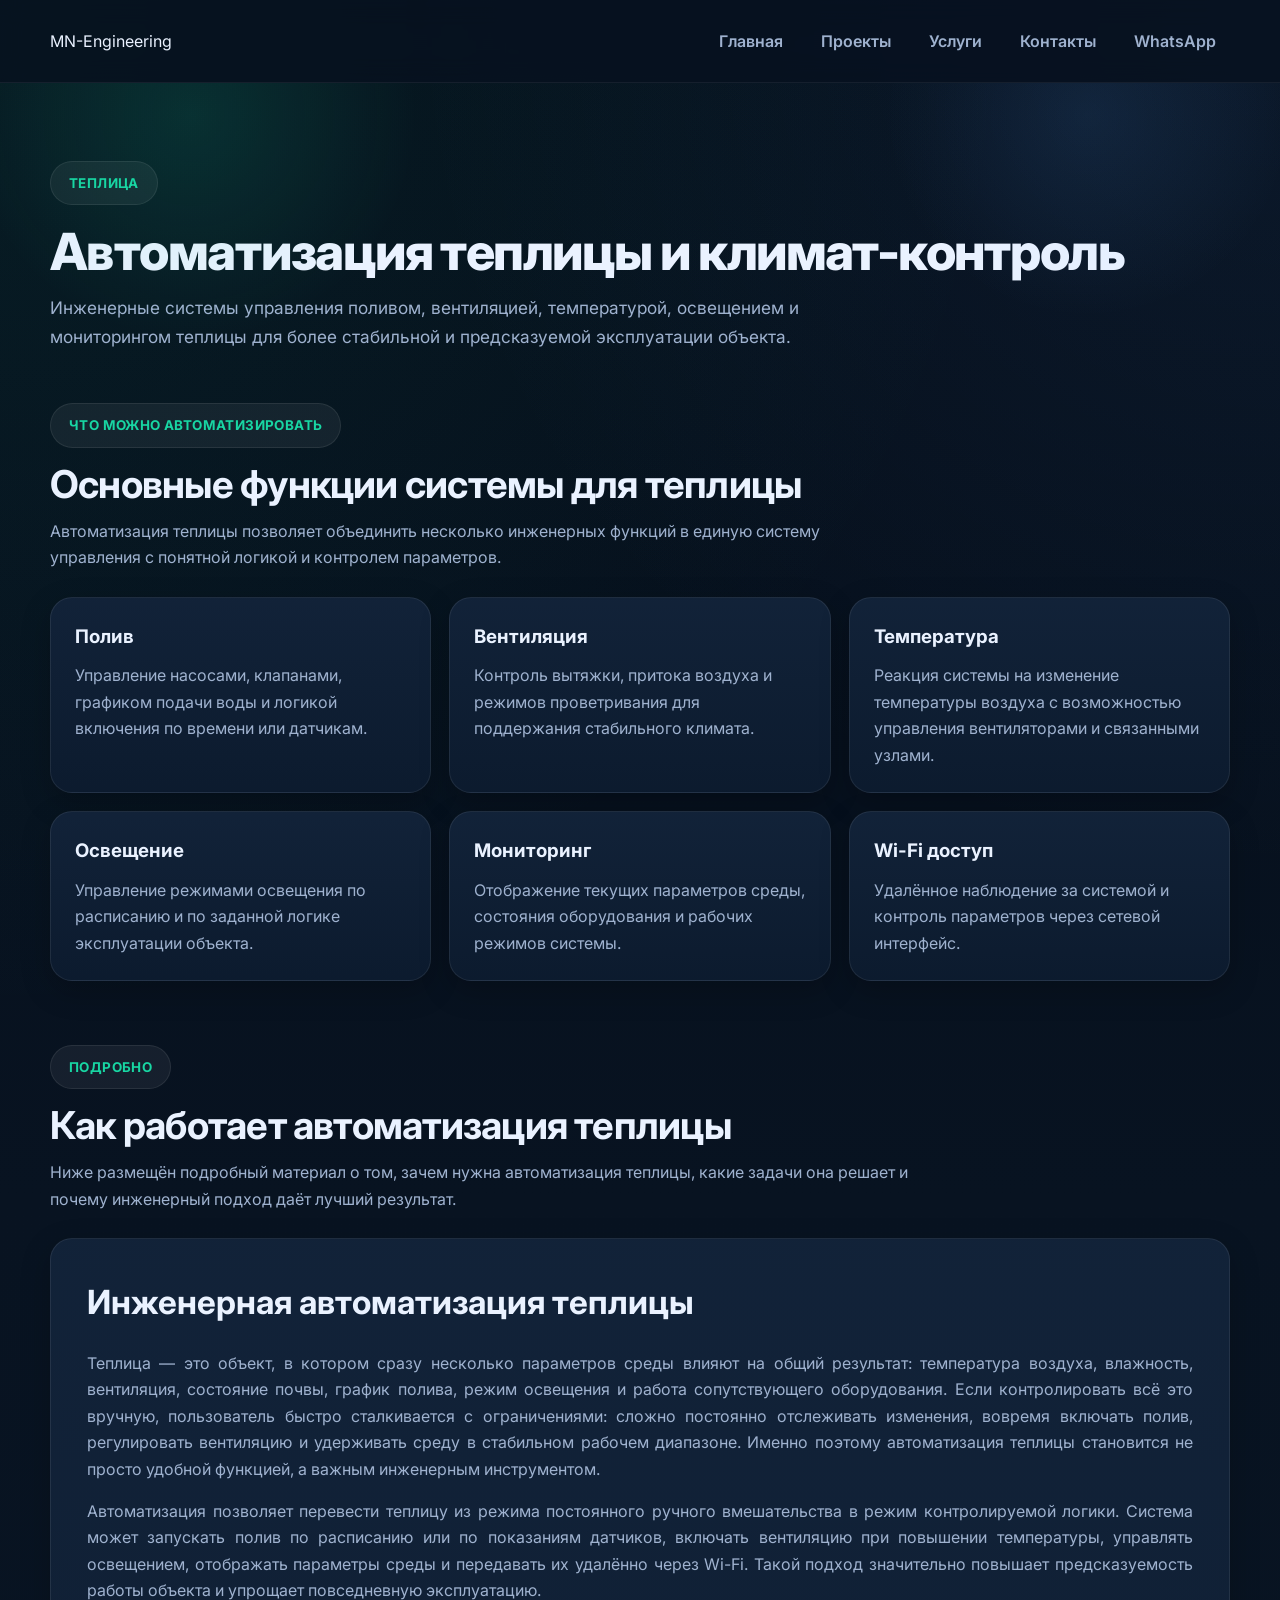
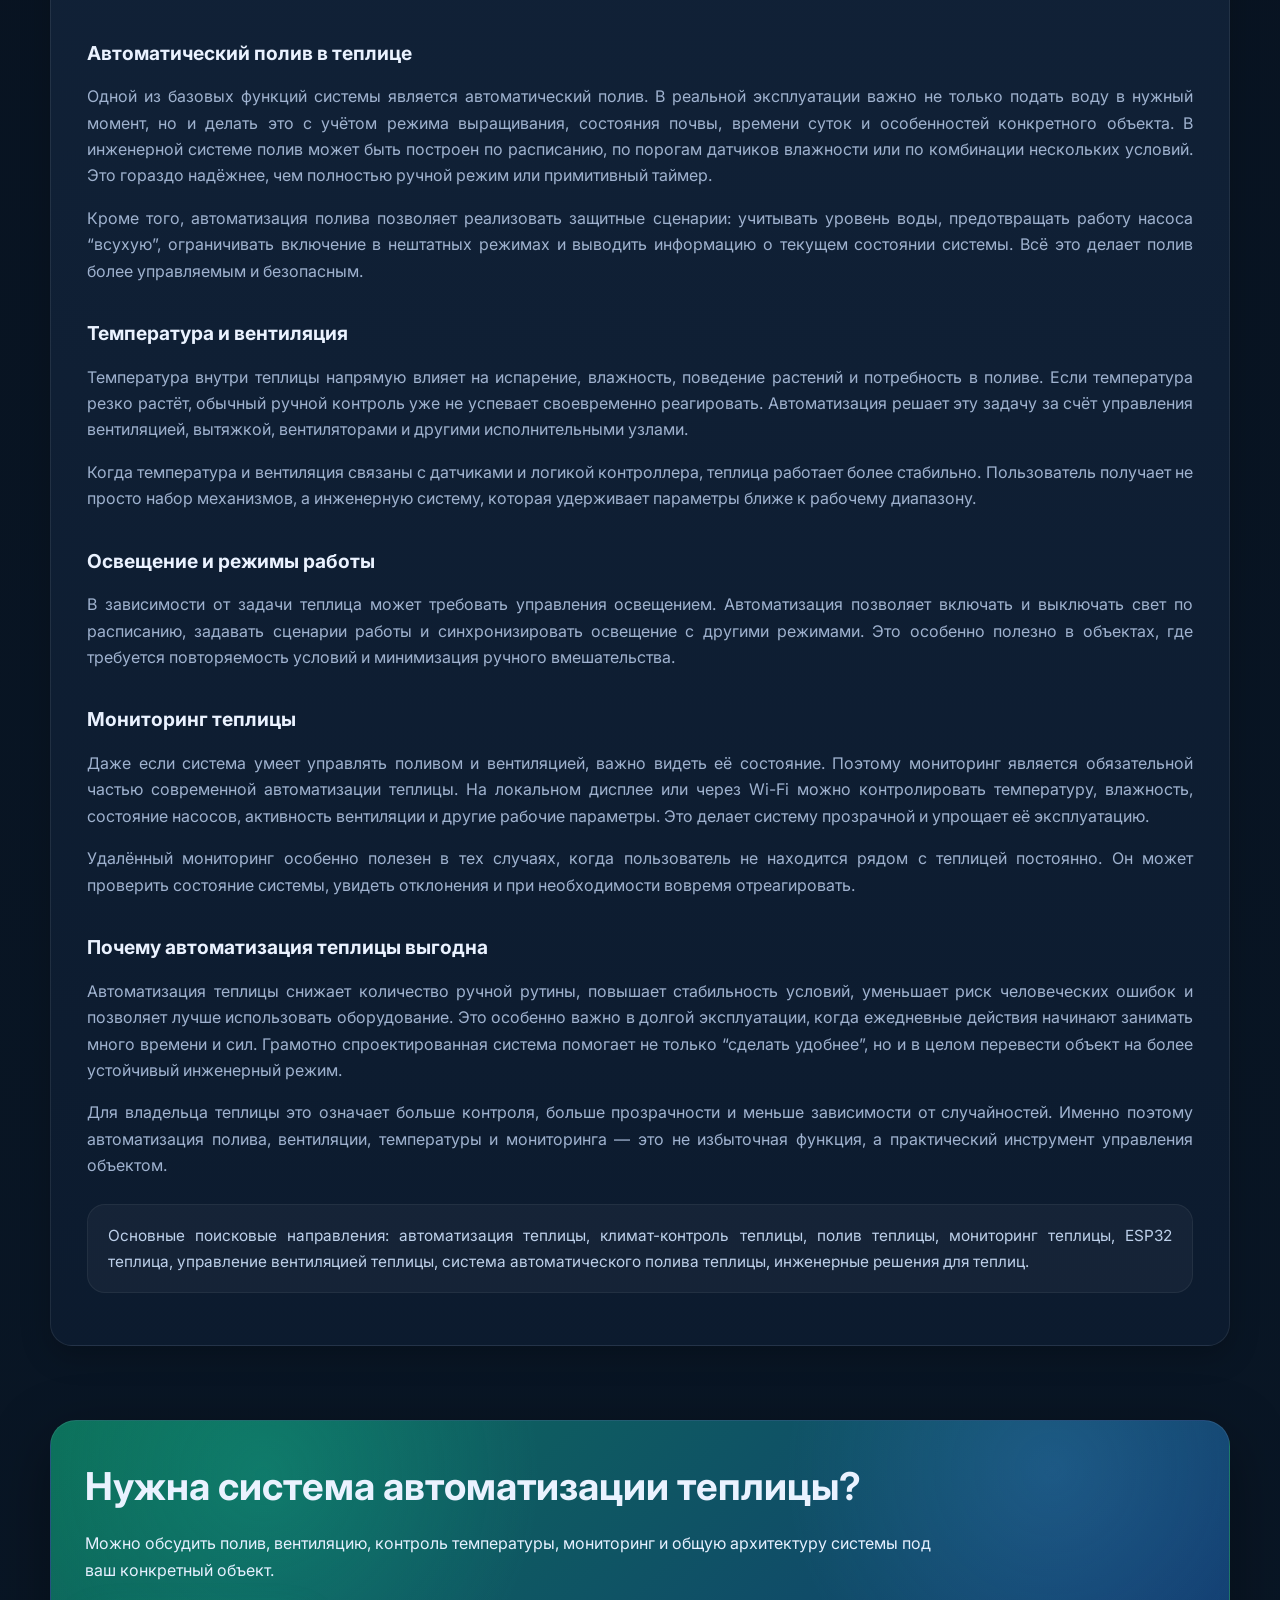
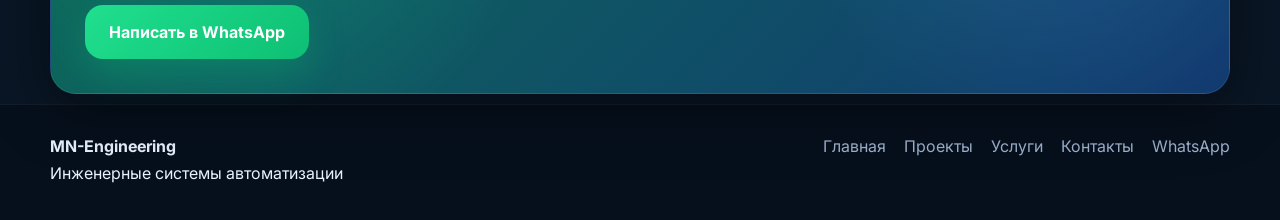
<file: automation-greenhouse.html>
<!DOCTYPE html>
<html lang="ru">
<head>
  <meta charset="UTF-8">
  <meta name="viewport" content="width=device-width, initial-scale=1.0">

  <title>Автоматизация теплицы и климат-контроль | MN-Engineering</title>
  <meta name="description" content="Автоматизация теплицы: управление поливом, температурой, вентиляцией, освещением и мониторинг параметров на базе ESP32 для стабильной работы инженерной системы.">
  <meta name="keywords" content="автоматизация теплицы, климат-контроль теплицы, полив теплицы, мониторинг теплицы, ESP32 теплица, вентиляция теплицы, управление теплицей, MN-Engineering">
  <meta name="robots" content="index, follow">
  <meta name="author" content="MN-Engineering">
  <meta name="theme-color" content="#0f172a">

  <link rel="canonical" href="https://mn-engineering.kz/automation-greenhouse.html">

  <meta property="og:type" content="article">
  <meta property="og:title" content="Автоматизация теплицы и климат-контроль | MN-Engineering">
  <meta property="og:description" content="Инженерные системы автоматизации теплиц: полив, вентиляция, температура, освещение и удалённый мониторинг на базе ESP32.">
  <meta property="og:url" content="https://mn-engineering.kz/automation-greenhouse.html">
  <meta property="og:site_name" content="MN-Engineering">
  <meta property="og:locale" content="ru_RU">
  <meta property="og:image" content="https://mn-engineering.kz/images/work1.png">

  <meta name="twitter:card" content="summary_large_image">
  <meta name="twitter:title" content="Автоматизация теплицы и климат-контроль | MN-Engineering">
  <meta name="twitter:description" content="Автоматический полив, климат-контроль и мониторинг теплицы на базе ESP32 для стабильной работы инженерной системы.">
  <meta name="twitter:image" content="https://mn-engineering.kz/images/work1.png">

  <link rel="preconnect" href="https://fonts.googleapis.com">
  <link rel="preconnect" href="https://fonts.gstatic.com" crossorigin>
  <link href="https://fonts.googleapis.com/css2?family=Inter:wght@400;500;600;700;800&display=swap" rel="stylesheet">

  <link rel="stylesheet" href="assets/main.css">
  <script src="js/script.js" defer></script>

  <script type="application/ld+json">
  {
    "@context": "https://schema.org",
    "@type": "Article",
    "headline": "Автоматизация теплицы и климат-контроль",
    "description": "Автоматизация теплицы: управление поливом, температурой, вентиляцией, освещением и мониторинг параметров на базе ESP32.",
    "author": {
      "@type": "Organization",
      "name": "MN-Engineering"
    },
    "publisher": {
      "@type": "Organization",
      "name": "MN-Engineering"
    },
    "mainEntityOfPage": "https://mn-engineering.kz/automation-greenhouse.html"
  }
  </script>
</head>
<body>

  <header class="site-header">
    <div class="nav-container">
      <a href="index.html" class="logo">MN-Engineering</a>

      <button class="burger" id="burger" aria-label="Открыть меню" aria-expanded="false" aria-controls="nav-menu">
        <span></span>
        <span></span>
        <span></span>
      </button>

      <nav class="nav-menu" id="nav-menu">
        <a href="index.html">Главная</a>
        <a href="projects.html">Проекты</a>
        <a href="services.html">Услуги</a>
        <a href="contact.html">Контакты</a>
        <a class="nav-button whatsapp" href="https://wa.me/77056460412" target="_blank" rel="noopener noreferrer">
          WhatsApp
        </a>
      </nav>
    </div>
  </header>

  <main>
    <section class="page-hero">
      <div class="container">
        <div class="eyebrow">Теплица</div>
        <h1>Автоматизация теплицы и климат-контроль</h1>
        <p class="hero-text">
          Инженерные системы управления поливом, вентиляцией, температурой, освещением
          и мониторингом теплицы для более стабильной и предсказуемой эксплуатации объекта.
        </p>
      </div>
    </section>

    <section class="services-section">
      <div class="container">
        <div class="section-heading">
          <div class="eyebrow">Что можно автоматизировать</div>
          <h2>Основные функции системы для теплицы</h2>
          <p class="section-text">
            Автоматизация теплицы позволяет объединить несколько инженерных функций
            в единую систему управления с понятной логикой и контролем параметров.
          </p>
        </div>

        <div class="grid">
          <article class="card">
            <h3>Полив</h3>
            <p>Управление насосами, клапанами, графиком подачи воды и логикой включения по времени или датчикам.</p>
          </article>

          <article class="card">
            <h3>Вентиляция</h3>
            <p>Контроль вытяжки, притока воздуха и режимов проветривания для поддержания стабильного климата.</p>
          </article>

          <article class="card">
            <h3>Температура</h3>
            <p>Реакция системы на изменение температуры воздуха с возможностью управления вентиляторами и связанными узлами.</p>
          </article>

          <article class="card">
            <h3>Освещение</h3>
            <p>Управление режимами освещения по расписанию и по заданной логике эксплуатации объекта.</p>
          </article>

          <article class="card">
            <h3>Мониторинг</h3>
            <p>Отображение текущих параметров среды, состояния оборудования и рабочих режимов системы.</p>
          </article>

          <article class="card">
            <h3>Wi-Fi доступ</h3>
            <p>Удалённое наблюдение за системой и контроль параметров через сетевой интерфейс.</p>
          </article>
        </div>
      </div>
    </section>

    <section class="seo-article-section">
      <div class="container">
        <div class="section-heading">
          <div class="eyebrow">Подробно</div>
          <h2>Как работает автоматизация теплицы</h2>
          <p class="section-text">
            Ниже размещён подробный материал о том, зачем нужна автоматизация теплицы,
            какие задачи она решает и почему инженерный подход даёт лучший результат.
          </p>
        </div>

        <article class="seo-article">
          <h2>Инженерная автоматизация теплицы</h2>

          <p>
            Теплица — это объект, в котором сразу несколько параметров среды влияют на общий результат:
            температура воздуха, влажность, вентиляция, состояние почвы, график полива, режим освещения
            и работа сопутствующего оборудования. Если контролировать всё это вручную, пользователь быстро
            сталкивается с ограничениями: сложно постоянно отслеживать изменения, вовремя включать полив,
            регулировать вентиляцию и удерживать среду в стабильном рабочем диапазоне. Именно поэтому
            автоматизация теплицы становится не просто удобной функцией, а важным инженерным инструментом.
          </p>

          <p>
            Автоматизация позволяет перевести теплицу из режима постоянного ручного вмешательства
            в режим контролируемой логики. Система может запускать полив по расписанию или по показаниям
            датчиков, включать вентиляцию при повышении температуры, управлять освещением, отображать
            параметры среды и передавать их удалённо через Wi-Fi. Такой подход значительно повышает
            предсказуемость работы объекта и упрощает повседневную эксплуатацию.
          </p>

          <h3>Автоматический полив в теплице</h3>

          <p>
            Одной из базовых функций системы является автоматический полив. В реальной эксплуатации
            важно не только подать воду в нужный момент, но и делать это с учётом режима выращивания,
            состояния почвы, времени суток и особенностей конкретного объекта. В инженерной системе
            полив может быть построен по расписанию, по порогам датчиков влажности или по комбинации
            нескольких условий. Это гораздо надёжнее, чем полностью ручной режим или примитивный таймер.
          </p>

          <p>
            Кроме того, автоматизация полива позволяет реализовать защитные сценарии: учитывать уровень воды,
            предотвращать работу насоса “всухую”, ограничивать включение в нештатных режимах и выводить
            информацию о текущем состоянии системы. Всё это делает полив более управляемым и безопасным.
          </p>

          <h3>Температура и вентиляция</h3>

          <p>
            Температура внутри теплицы напрямую влияет на испарение, влажность, поведение растений
            и потребность в поливе. Если температура резко растёт, обычный ручной контроль
            уже не успевает своевременно реагировать. Автоматизация решает эту задачу за счёт
            управления вентиляцией, вытяжкой, вентиляторами и другими исполнительными узлами.
          </p>

          <p>
            Когда температура и вентиляция связаны с датчиками и логикой контроллера, теплица работает
            более стабильно. Пользователь получает не просто набор механизмов, а инженерную систему,
            которая удерживает параметры ближе к рабочему диапазону.
          </p>

          <h3>Освещение и режимы работы</h3>

          <p>
            В зависимости от задачи теплица может требовать управления освещением. Автоматизация позволяет
            включать и выключать свет по расписанию, задавать сценарии работы и синхронизировать освещение
            с другими режимами. Это особенно полезно в объектах, где требуется повторяемость условий
            и минимизация ручного вмешательства.
          </p>

          <h3>Мониторинг теплицы</h3>

          <p>
            Даже если система умеет управлять поливом и вентиляцией, важно видеть её состояние.
            Поэтому мониторинг является обязательной частью современной автоматизации теплицы.
            На локальном дисплее или через Wi-Fi можно контролировать температуру, влажность,
            состояние насосов, активность вентиляции и другие рабочие параметры. Это делает систему
            прозрачной и упрощает её эксплуатацию.
          </p>

          <p>
            Удалённый мониторинг особенно полезен в тех случаях, когда пользователь не находится
            рядом с теплицей постоянно. Он может проверить состояние системы, увидеть отклонения
            и при необходимости вовремя отреагировать.
          </p>

          <h3>Почему автоматизация теплицы выгодна</h3>

          <p>
            Автоматизация теплицы снижает количество ручной рутины, повышает стабильность условий,
            уменьшает риск человеческих ошибок и позволяет лучше использовать оборудование.
            Это особенно важно в долгой эксплуатации, когда ежедневные действия начинают
            занимать много времени и сил. Грамотно спроектированная система помогает не только
            “сделать удобнее”, но и в целом перевести объект на более устойчивый инженерный режим.
          </p>

          <p>
            Для владельца теплицы это означает больше контроля, больше прозрачности и меньше
            зависимости от случайностей. Именно поэтому автоматизация полива, вентиляции,
            температуры и мониторинга — это не избыточная функция, а практический инструмент
            управления объектом.
          </p>

          <p class="seo-note">
            Основные поисковые направления: автоматизация теплицы, климат-контроль теплицы,
            полив теплицы, мониторинг теплицы, ESP32 теплица, управление вентиляцией теплицы,
            система автоматического полива теплицы, инженерные решения для теплиц.
          </p>
        </article>
      </div>
    </section>

    <section class="cta">
      <div class="container">
        <div class="cta-card">
          <h2>Нужна система автоматизации теплицы?</h2>
          <p>
            Можно обсудить полив, вентиляцию, контроль температуры, мониторинг и общую архитектуру
            системы под ваш конкретный объект.
          </p>
          <a class="button whatsapp-button" href="https://wa.me/77056460412" target="_blank" rel="noopener noreferrer">
            Написать в WhatsApp
          </a>
        </div>
      </div>
    </section>
  </main>

  <footer class="site-footer">
    <div class="container footer-inner">
      <div>
        <strong>MN-Engineering</strong><br>
        Инженерные системы автоматизации
      </div>
      <div class="footer-contact">
        <a href="index.html">Главная</a>
        <a href="projects.html">Проекты</a>
        <a href="services.html">Услуги</a>
        <a href="contact.html">Контакты</a>
        <a href="https://wa.me/77056460412" target="_blank" rel="noopener noreferrer">WhatsApp</a>
      </div>
    </div>
  </footer>

</body>
</html>
</file>
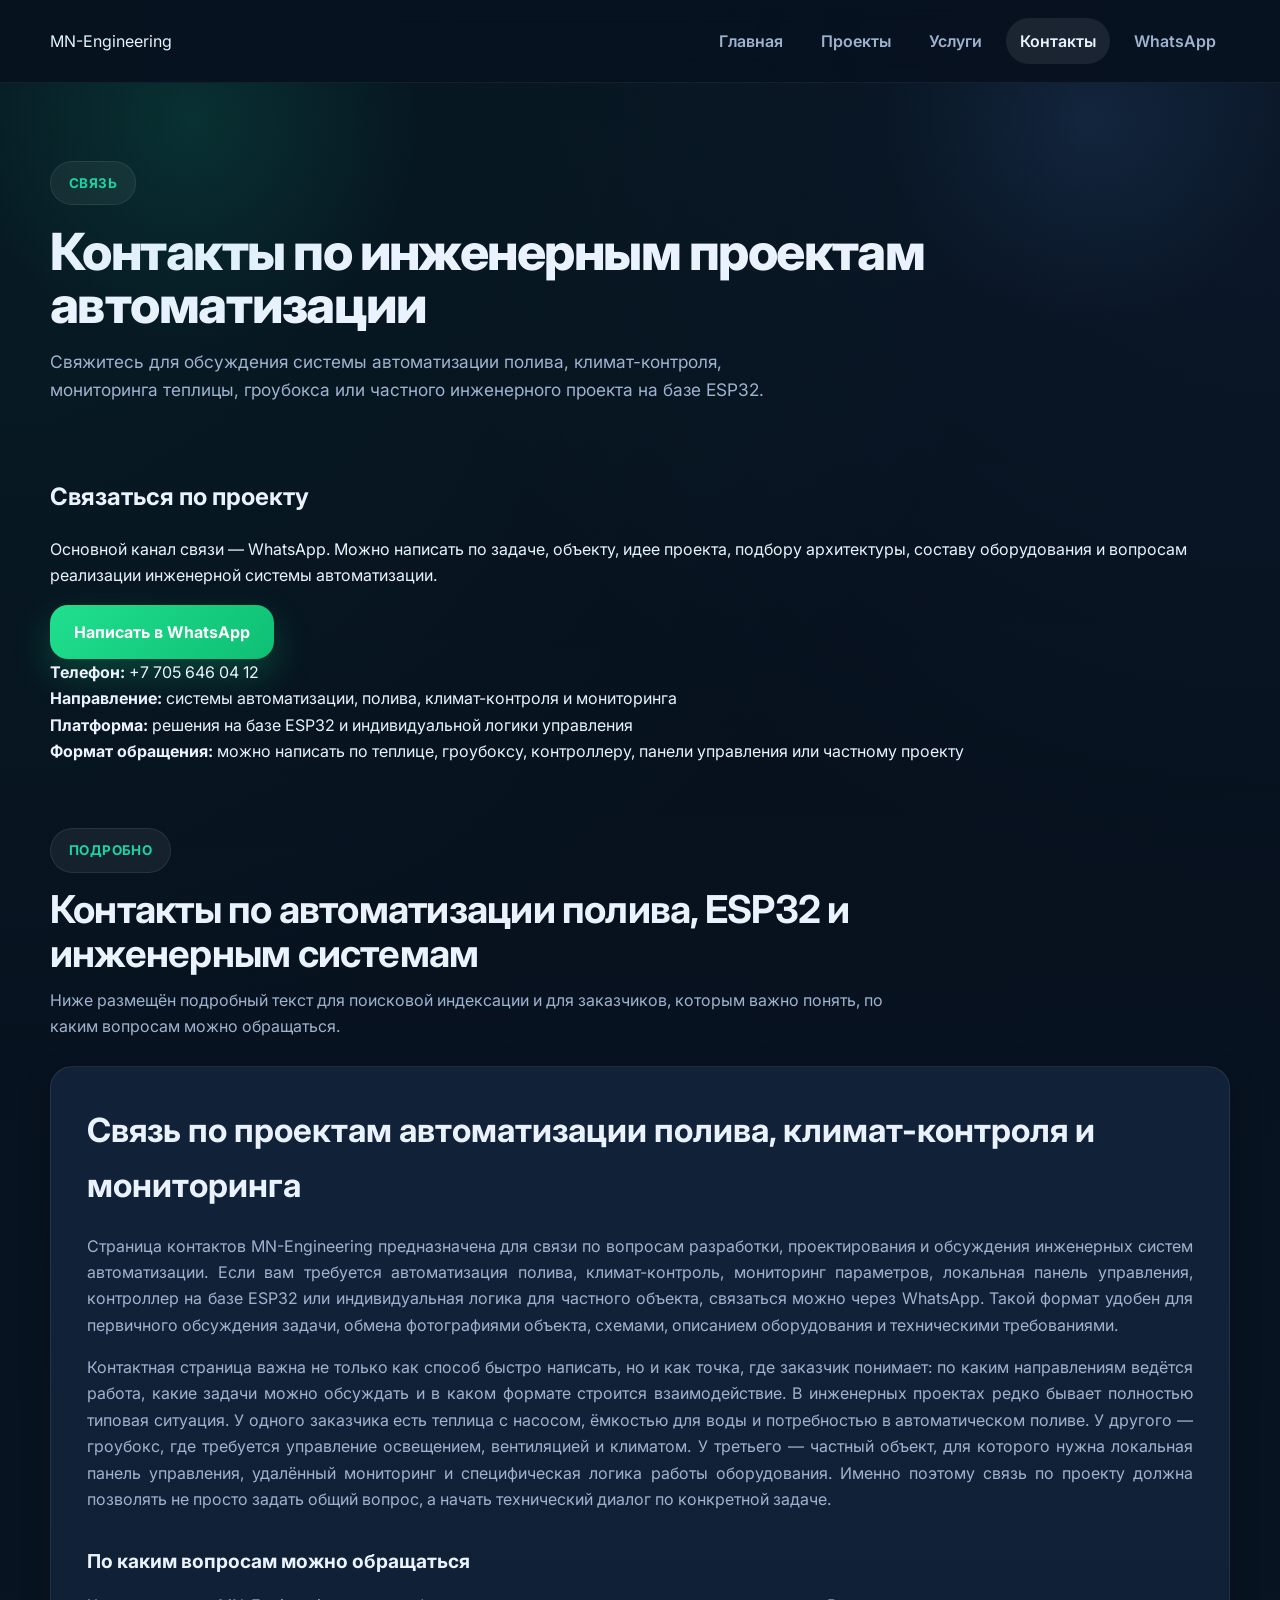
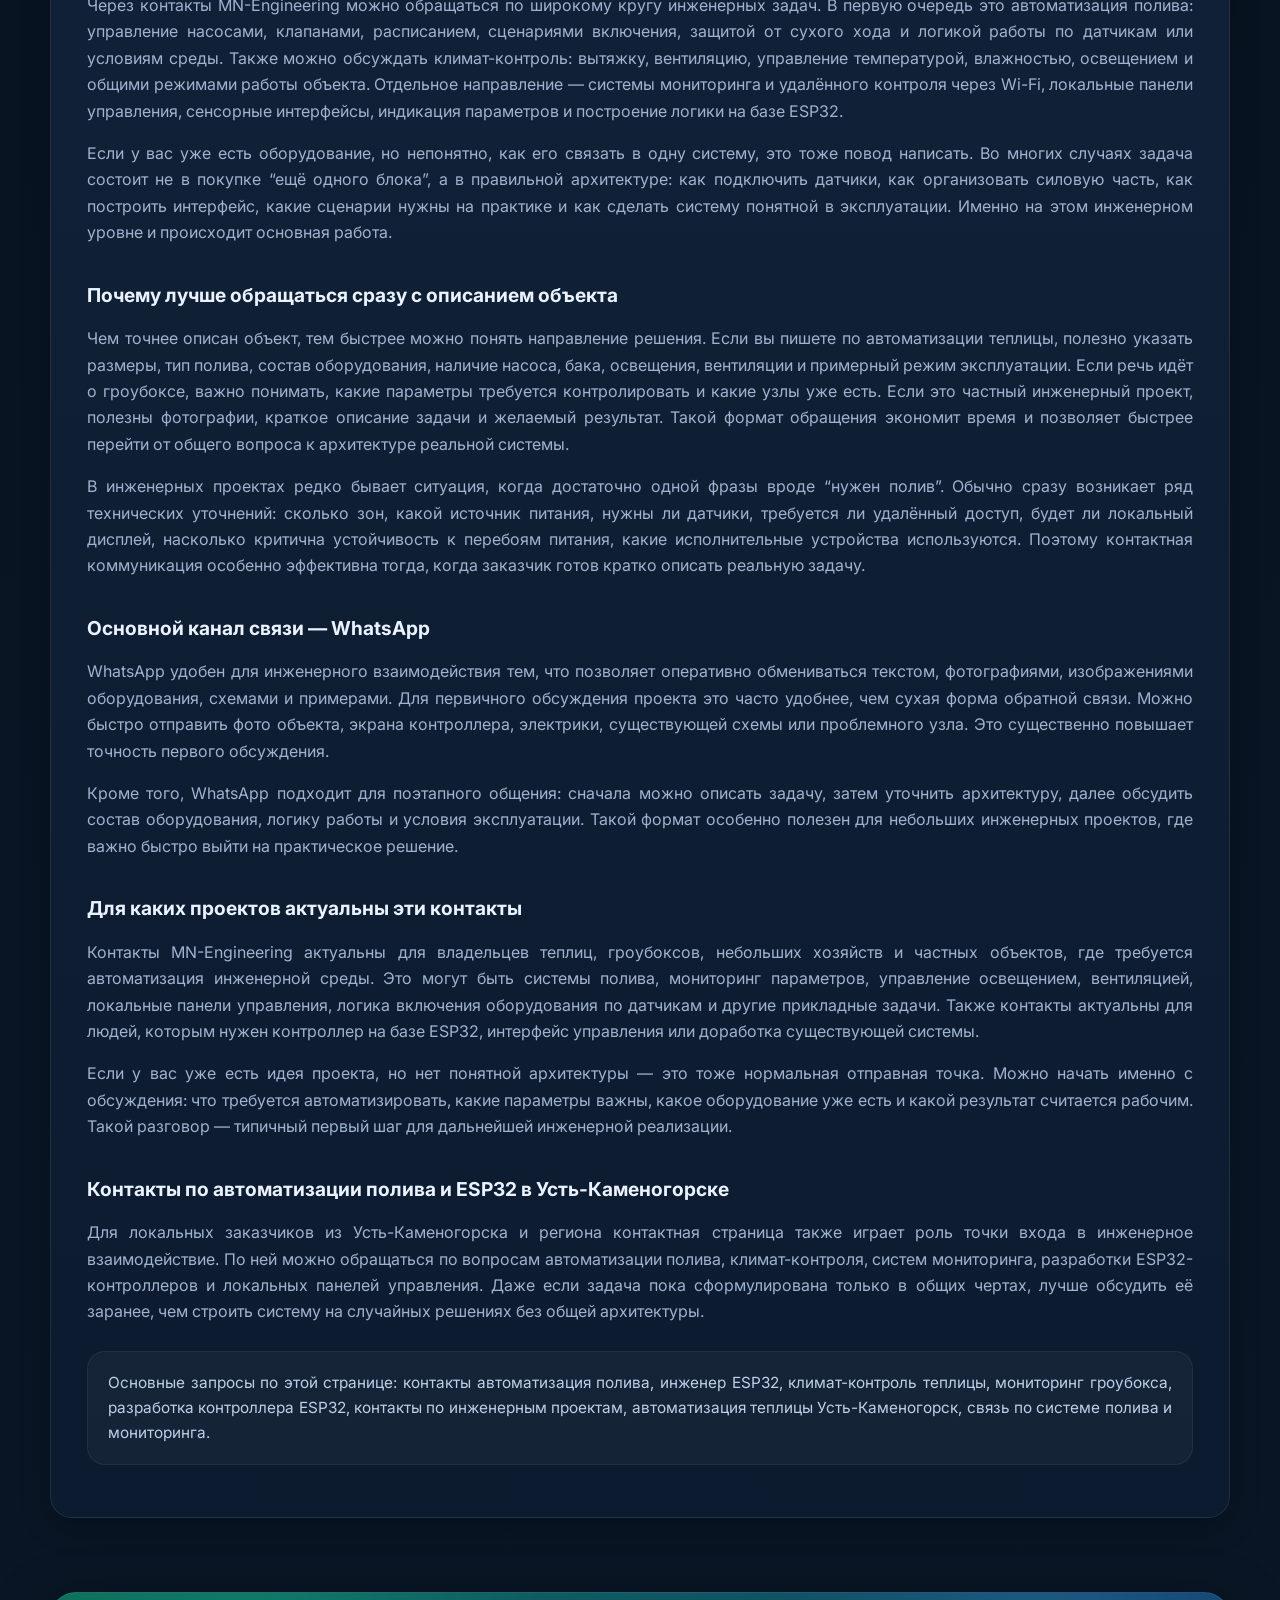
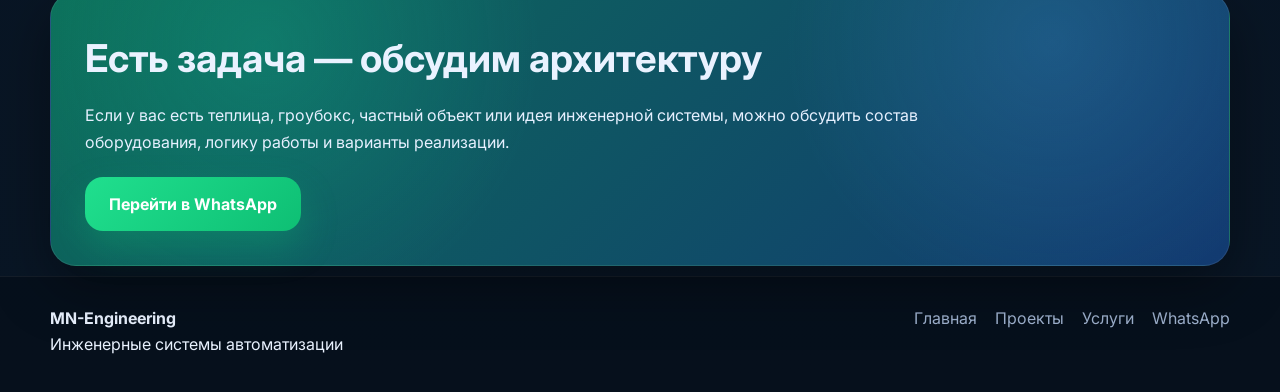
<file: contact.html>
<!DOCTYPE html>
<html lang="ru">
<head>
  <meta charset="UTF-8">
  <meta name="viewport" content="width=device-width, initial-scale=1.0">

  <title>Контакты инженера по автоматизации | MN-Engineering</title>
  <meta name="description" content="Контакты MN-Engineering. Связь по вопросам автоматизации полива, климат-контроля, разработки контроллеров ESP32, мониторинга теплиц, гроубоксов и частных инженерных проектов.">
  <meta name="keywords" content="контакты автоматизация полива, инженер ESP32, климат-контроль, мониторинг теплицы, автоматизация гроубокса, Усть-Каменогорск, MN-Engineering">
  <meta name="robots" content="index, follow">
  <meta name="author" content="MN-Engineering">
  <meta name="theme-color" content="#0f172a">

  <link rel="canonical" href="https://mn-engineering.kz/contact.html">

  <meta property="og:type" content="website">
  <meta property="og:title" content="Контакты инженера по автоматизации | MN-Engineering">
  <meta property="og:description" content="Связь по вопросам автоматизации полива, климат-контроля, разработки контроллеров ESP32 и систем мониторинга для теплиц, гроубоксов и частных объектов.">
  <meta property="og:url" content="https://mn-engineering.kz/contact.html">
  <meta property="og:site_name" content="MN-Engineering">
  <meta property="og:locale" content="ru_RU">
  <meta property="og:image" content="https://mn-engineering.kz/images/esp32-touchscreen.png">

  <meta name="twitter:card" content="summary_large_image">
  <meta name="twitter:title" content="Контакты инженера по автоматизации | MN-Engineering">
  <meta name="twitter:description" content="Связь по инженерным проектам автоматизации полива, климат-контроля, мониторинга и разработки систем на базе ESP32.">
  <meta name="twitter:image" content="https://mn-engineering.kz/images/esp32-touchscreen.png">

  <link rel="preconnect" href="https://fonts.googleapis.com">
  <link rel="preconnect" href="https://fonts.gstatic.com" crossorigin>
  <link href="https://fonts.googleapis.com/css2?family=Inter:wght@400;500;600;700;800&display=swap" rel="stylesheet">

  <link rel="stylesheet" href="assets/main.css">
  <script src="js/script.js" defer></script>

  <script type="application/ld+json">
  {
    "@context": "https://schema.org",
    "@type": "ContactPage",
    "name": "Контакты MN-Engineering",
    "url": "https://mn-engineering.kz/contact.html",
    "description": "Контакты по вопросам автоматизации полива, климат-контроля, разработки контроллеров ESP32 и систем мониторинга."
  }
  </script>

  <script type="application/ld+json">
  {
    "@context": "https://schema.org",
    "@type": "Organization",
    "name": "MN-Engineering",
    "url": "https://mn-engineering.kz/",
    "telephone": "+77056460412",
    "contactPoint": {
      "@type": "ContactPoint",
      "telephone": "+77056460412",
      "contactType": "customer service",
      "availableLanguage": ["Russian"]
    }
  }
  </script>
</head>
<body>

  <header class="site-header">
    <div class="nav-container">
      <a href="index.html" class="logo">MN-Engineering</a>

      <button class="burger" id="burger" aria-label="Открыть меню" aria-expanded="false" aria-controls="nav-menu">
        <span></span>
        <span></span>
        <span></span>
      </button>

      <nav class="nav-menu" id="nav-menu">
        <a href="index.html">Главная</a>
        <a href="projects.html">Проекты</a>
        <a href="services.html">Услуги</a>
        <a href="contact.html" class="active">Контакты</a>
        <a class="nav-button whatsapp" href="https://wa.me/77056460412" target="_blank" rel="noopener noreferrer">
          WhatsApp
        </a>
      </nav>
    </div>
  </header>

  <main>
    <section class="page-hero">
      <div class="container">
        <div class="eyebrow">Связь</div>
        <h1>Контакты по инженерным проектам автоматизации</h1>
        <p class="hero-text">
          Свяжитесь для обсуждения системы автоматизации полива, климат-контроля,
          мониторинга теплицы, гроубокса или частного инженерного проекта на базе ESP32.
        </p>
      </div>
    </section>

    <section class="contact-section">
      <div class="container">
        <div class="contact-card">
          <h2>Связаться по проекту</h2>
          <p class="contact-text">
            Основной канал связи — WhatsApp. Можно написать по задаче, объекту,
            идее проекта, подбору архитектуры, составу оборудования и вопросам
            реализации инженерной системы автоматизации.
          </p>

          <div class="contact-actions">
            <a class="button whatsapp-button" href="https://wa.me/77056460412" target="_blank" rel="noopener noreferrer">
              Написать в WhatsApp
            </a>
          </div>

          <div class="contact-meta">
            <div><strong>Телефон:</strong> +7 705 646 04 12</div>
            <div><strong>Направление:</strong> системы автоматизации, полива, климат-контроля и мониторинга</div>
            <div><strong>Платформа:</strong> решения на базе ESP32 и индивидуальной логики управления</div>
            <div><strong>Формат обращения:</strong> можно написать по теплице, гроубоксу, контроллеру, панели управления или частному проекту</div>
          </div>
        </div>
      </div>
    </section>

    <section class="seo-article-section">
      <div class="container">
        <div class="section-heading">
          <div class="eyebrow">Подробно</div>
          <h2>Контакты по автоматизации полива, ESP32 и инженерным системам</h2>
          <p class="section-text">
            Ниже размещён подробный текст для поисковой индексации и для заказчиков,
            которым важно понять, по каким вопросам можно обращаться.
          </p>
        </div>

        <article class="seo-article">
          <h2>Связь по проектам автоматизации полива, климат-контроля и мониторинга</h2>

          <p>
            Страница контактов MN-Engineering предназначена для связи по вопросам разработки,
            проектирования и обсуждения инженерных систем автоматизации. Если вам требуется
            автоматизация полива, климат-контроль, мониторинг параметров, локальная панель
            управления, контроллер на базе ESP32 или индивидуальная логика для частного объекта,
            связаться можно через WhatsApp. Такой формат удобен для первичного обсуждения задачи,
            обмена фотографиями объекта, схемами, описанием оборудования и техническими требованиями.
          </p>

          <p>
            Контактная страница важна не только как способ быстро написать, но и как точка,
            где заказчик понимает: по каким направлениям ведётся работа, какие задачи можно
            обсуждать и в каком формате строится взаимодействие. В инженерных проектах редко
            бывает полностью типовая ситуация. У одного заказчика есть теплица с насосом,
            ёмкостью для воды и потребностью в автоматическом поливе. У другого — гроубокс,
            где требуется управление освещением, вентиляцией и климатом. У третьего — частный
            объект, для которого нужна локальная панель управления, удалённый мониторинг и
            специфическая логика работы оборудования. Именно поэтому связь по проекту должна
            позволять не просто задать общий вопрос, а начать технический диалог по конкретной задаче.
          </p>

          <h3>По каким вопросам можно обращаться</h3>

          <p>
            Через контакты MN-Engineering можно обращаться по широкому кругу инженерных задач.
            В первую очередь это автоматизация полива: управление насосами, клапанами,
            расписанием, сценариями включения, защитой от сухого хода и логикой работы
            по датчикам или условиям среды. Также можно обсуждать климат-контроль:
            вытяжку, вентиляцию, управление температурой, влажностью, освещением и общими
            режимами работы объекта. Отдельное направление — системы мониторинга и удалённого
            контроля через Wi-Fi, локальные панели управления, сенсорные интерфейсы, индикация
            параметров и построение логики на базе ESP32.
          </p>

          <p>
            Если у вас уже есть оборудование, но непонятно, как его связать в одну систему,
            это тоже повод написать. Во многих случаях задача состоит не в покупке “ещё одного блока”,
            а в правильной архитектуре: как подключить датчики, как организовать силовую часть,
            как построить интерфейс, какие сценарии нужны на практике и как сделать систему
            понятной в эксплуатации. Именно на этом инженерном уровне и происходит основная работа.
          </p>

          <h3>Почему лучше обращаться сразу с описанием объекта</h3>

          <p>
            Чем точнее описан объект, тем быстрее можно понять направление решения. Если вы пишете
            по автоматизации теплицы, полезно указать размеры, тип полива, состав оборудования,
            наличие насоса, бака, освещения, вентиляции и примерный режим эксплуатации. Если речь
            идёт о гроубоксе, важно понимать, какие параметры требуется контролировать и какие узлы
            уже есть. Если это частный инженерный проект, полезны фотографии, краткое описание задачи
            и желаемый результат. Такой формат обращения экономит время и позволяет быстрее перейти
            от общего вопроса к архитектуре реальной системы.
          </p>

          <p>
            В инженерных проектах редко бывает ситуация, когда достаточно одной фразы вроде
            “нужен полив”. Обычно сразу возникает ряд технических уточнений: сколько зон,
            какой источник питания, нужны ли датчики, требуется ли удалённый доступ,
            будет ли локальный дисплей, насколько критична устойчивость к перебоям питания,
            какие исполнительные устройства используются. Поэтому контактная коммуникация
            особенно эффективна тогда, когда заказчик готов кратко описать реальную задачу.
          </p>

          <h3>Основной канал связи — WhatsApp</h3>

          <p>
            WhatsApp удобен для инженерного взаимодействия тем, что позволяет оперативно
            обмениваться текстом, фотографиями, изображениями оборудования, схемами и примерами.
            Для первичного обсуждения проекта это часто удобнее, чем сухая форма обратной связи.
            Можно быстро отправить фото объекта, экрана контроллера, электрики, существующей схемы
            или проблемного узла. Это существенно повышает точность первого обсуждения.
          </p>

          <p>
            Кроме того, WhatsApp подходит для поэтапного общения: сначала можно описать задачу,
            затем уточнить архитектуру, далее обсудить состав оборудования, логику работы и условия
            эксплуатации. Такой формат особенно полезен для небольших инженерных проектов,
            где важно быстро выйти на практическое решение.
          </p>

          <h3>Для каких проектов актуальны эти контакты</h3>

          <p>
            Контакты MN-Engineering актуальны для владельцев теплиц, гроубоксов, небольших
            хозяйств и частных объектов, где требуется автоматизация инженерной среды.
            Это могут быть системы полива, мониторинг параметров, управление освещением,
            вентиляцией, локальные панели управления, логика включения оборудования по датчикам
            и другие прикладные задачи. Также контакты актуальны для людей, которым нужен
            контроллер на базе ESP32, интерфейс управления или доработка существующей системы.
          </p>

          <p>
            Если у вас уже есть идея проекта, но нет понятной архитектуры — это тоже нормальная
            отправная точка. Можно начать именно с обсуждения: что требуется автоматизировать,
            какие параметры важны, какое оборудование уже есть и какой результат считается
            рабочим. Такой разговор — типичный первый шаг для дальнейшей инженерной реализации.
          </p>

          <h3>Контакты по автоматизации полива и ESP32 в Усть-Каменогорске</h3>

          <p>
            Для локальных заказчиков из Усть-Каменогорска и региона контактная страница также
            играет роль точки входа в инженерное взаимодействие. По ней можно обращаться
            по вопросам автоматизации полива, климат-контроля, систем мониторинга, разработки
            ESP32-контроллеров и локальных панелей управления. Даже если задача пока сформулирована
            только в общих чертах, лучше обсудить её заранее, чем строить систему на случайных
            решениях без общей архитектуры.
          </p>

          <p class="seo-note">
            Основные запросы по этой странице: контакты автоматизация полива, инженер ESP32,
            климат-контроль теплицы, мониторинг гроубокса, разработка контроллера ESP32,
            контакты по инженерным проектам, автоматизация теплицы Усть-Каменогорск,
            связь по системе полива и мониторинга.
          </p>
        </article>
      </div>
    </section>

    <section class="cta">
      <div class="container">
        <div class="cta-card">
          <h2>Есть задача — обсудим архитектуру</h2>
          <p>
            Если у вас есть теплица, гроубокс, частный объект или идея инженерной системы,
            можно обсудить состав оборудования, логику работы и варианты реализации.
          </p>
          <a class="button whatsapp-button" href="https://wa.me/77056460412" target="_blank" rel="noopener noreferrer">
            Перейти в WhatsApp
          </a>
        </div>
      </div>
    </section>
  </main>

  <footer class="site-footer">
    <div class="container footer-inner">
      <div>
        <strong>MN-Engineering</strong><br>
        Инженерные системы автоматизации
      </div>
      <div class="footer-contact">
        <a href="index.html">Главная</a>
        <a href="projects.html">Проекты</a>
        <a href="services.html">Услуги</a>
        <a href="https://wa.me/77056460412" target="_blank" rel="noopener noreferrer">WhatsApp</a>
      </div>
    </div>
  </footer>

</body>
</html>
</file>
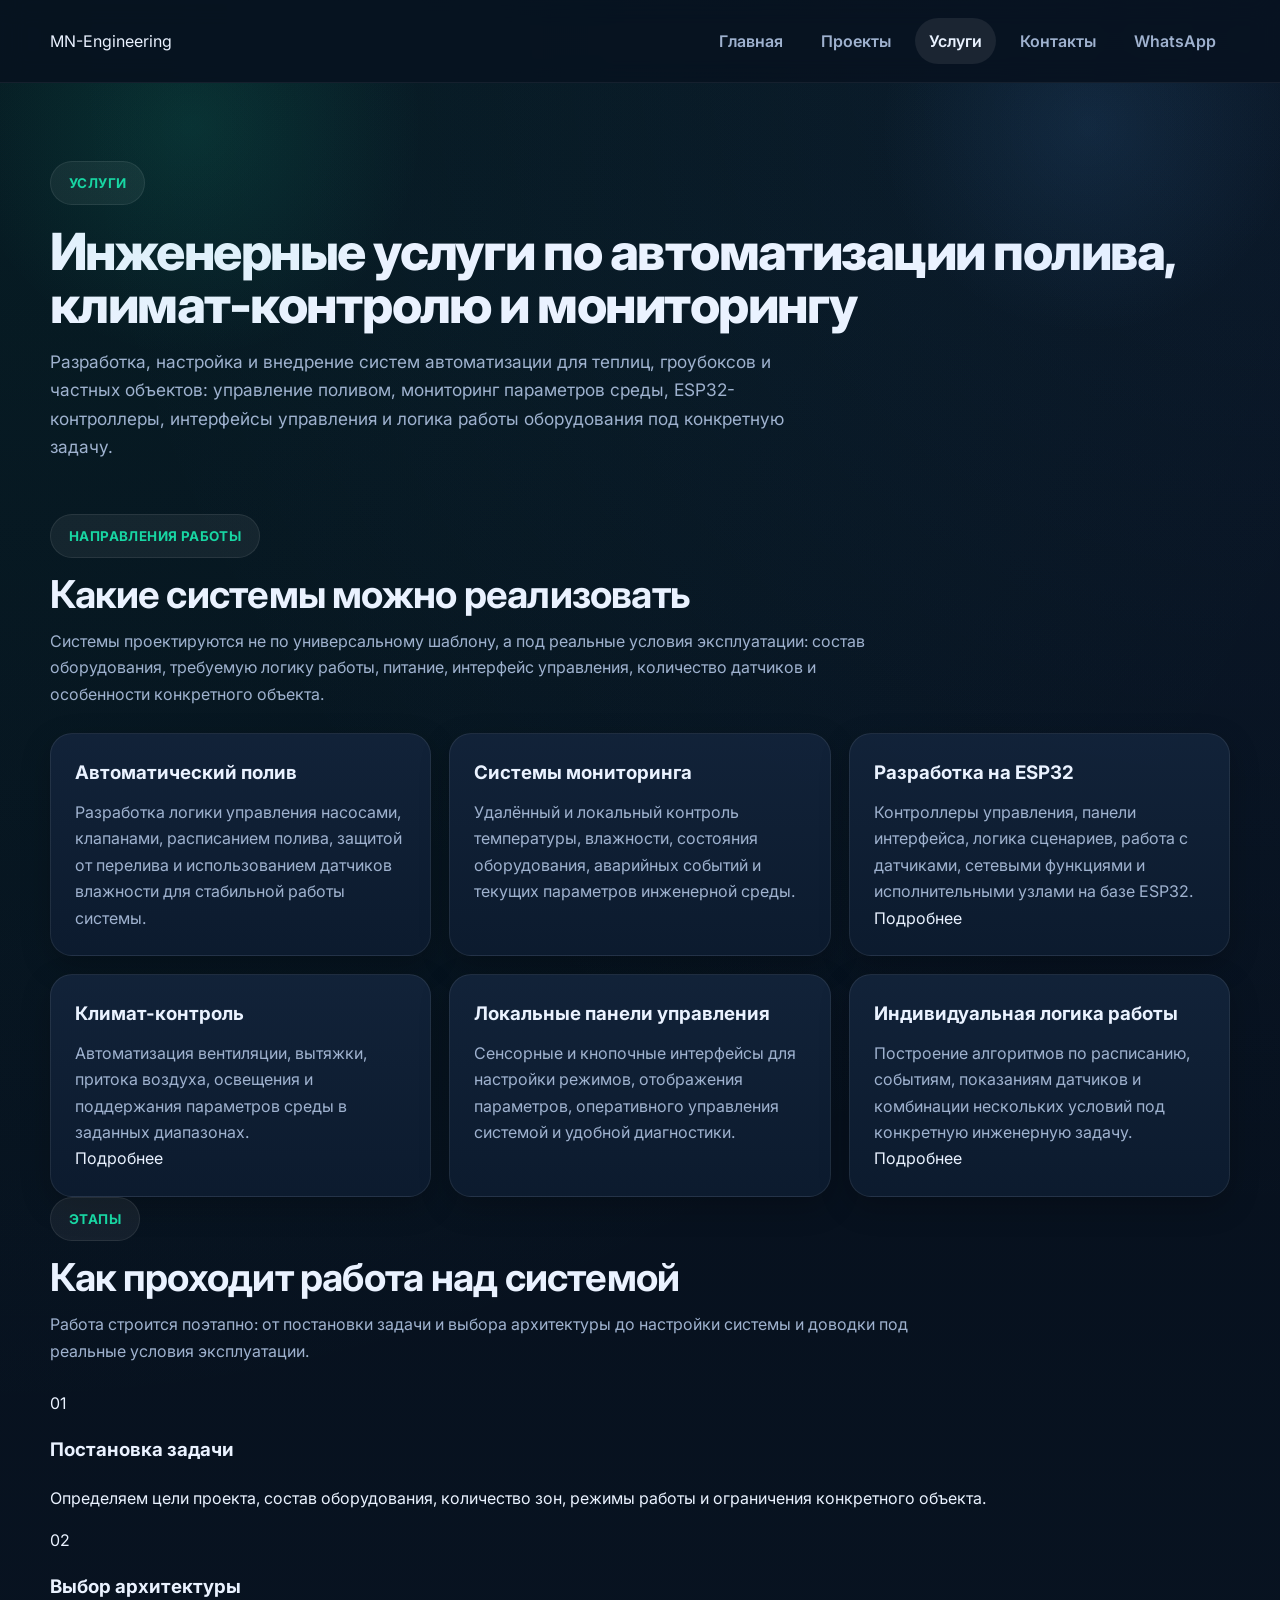
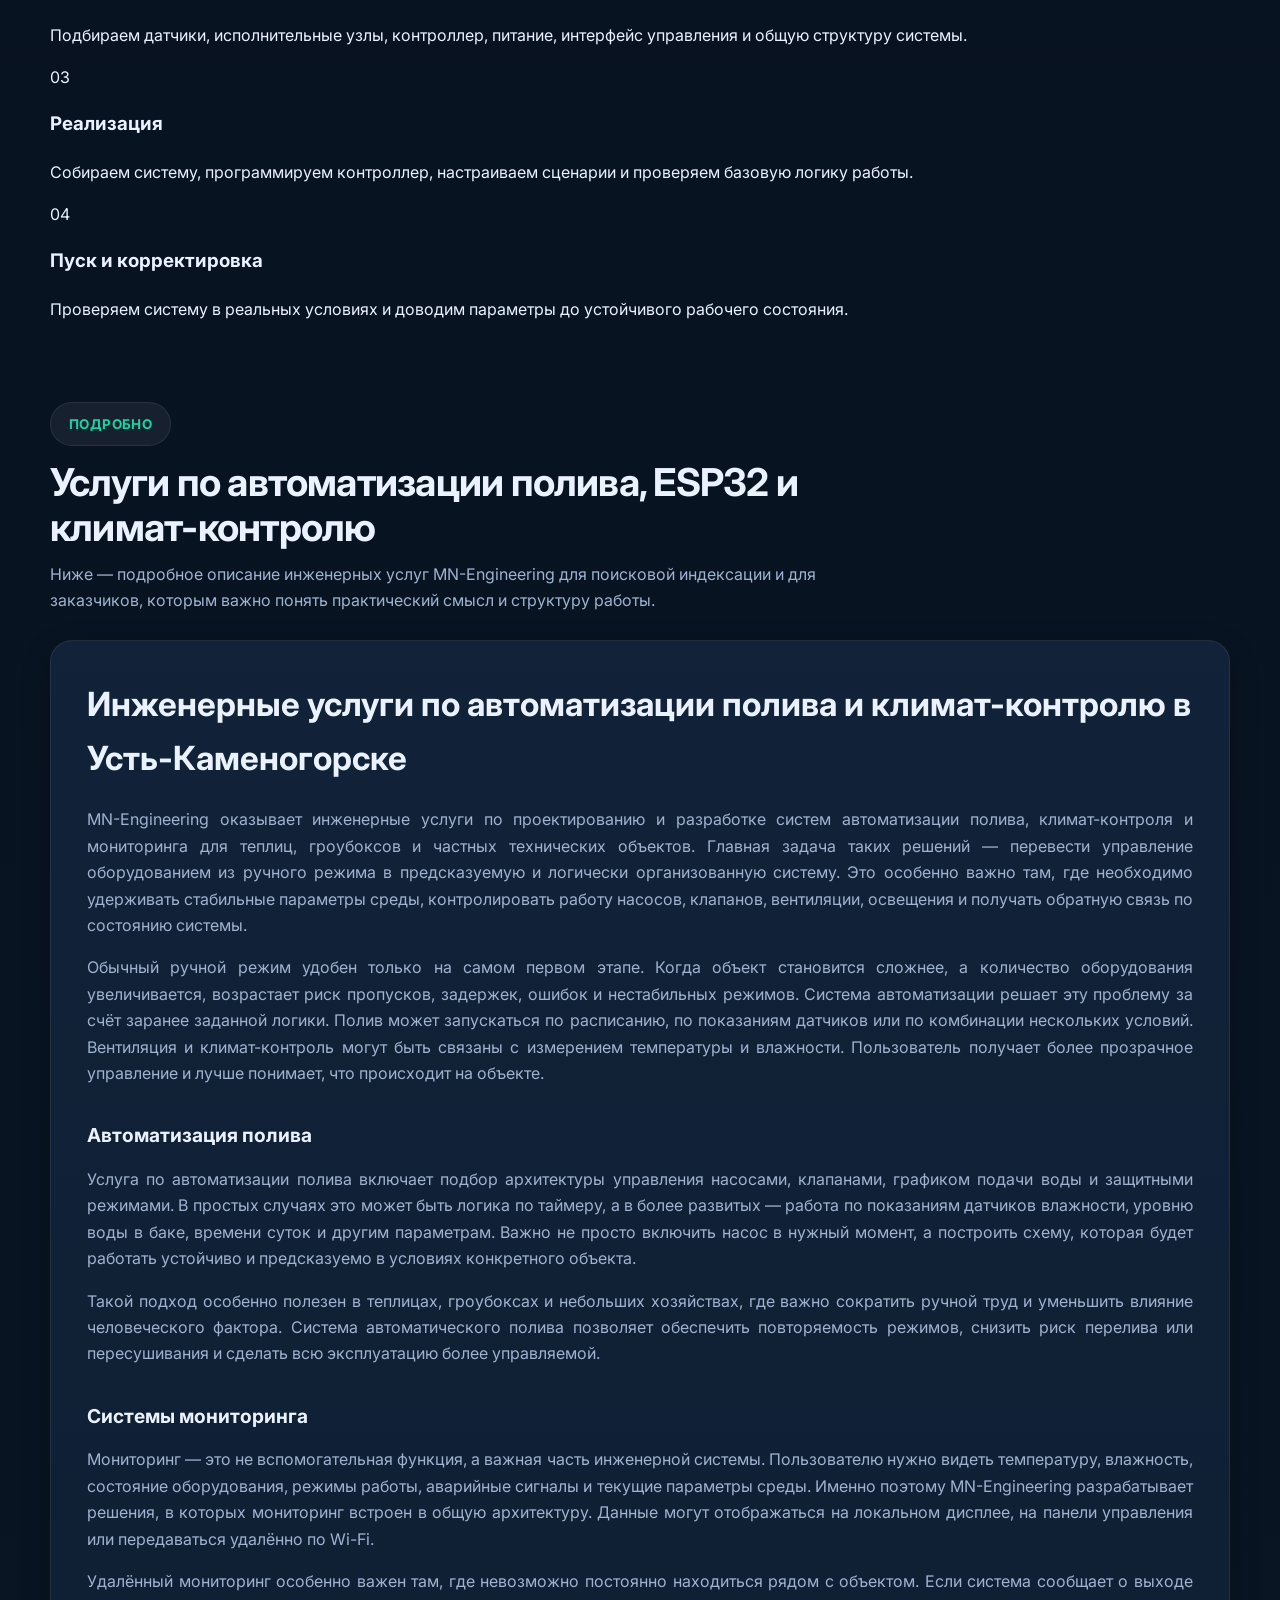
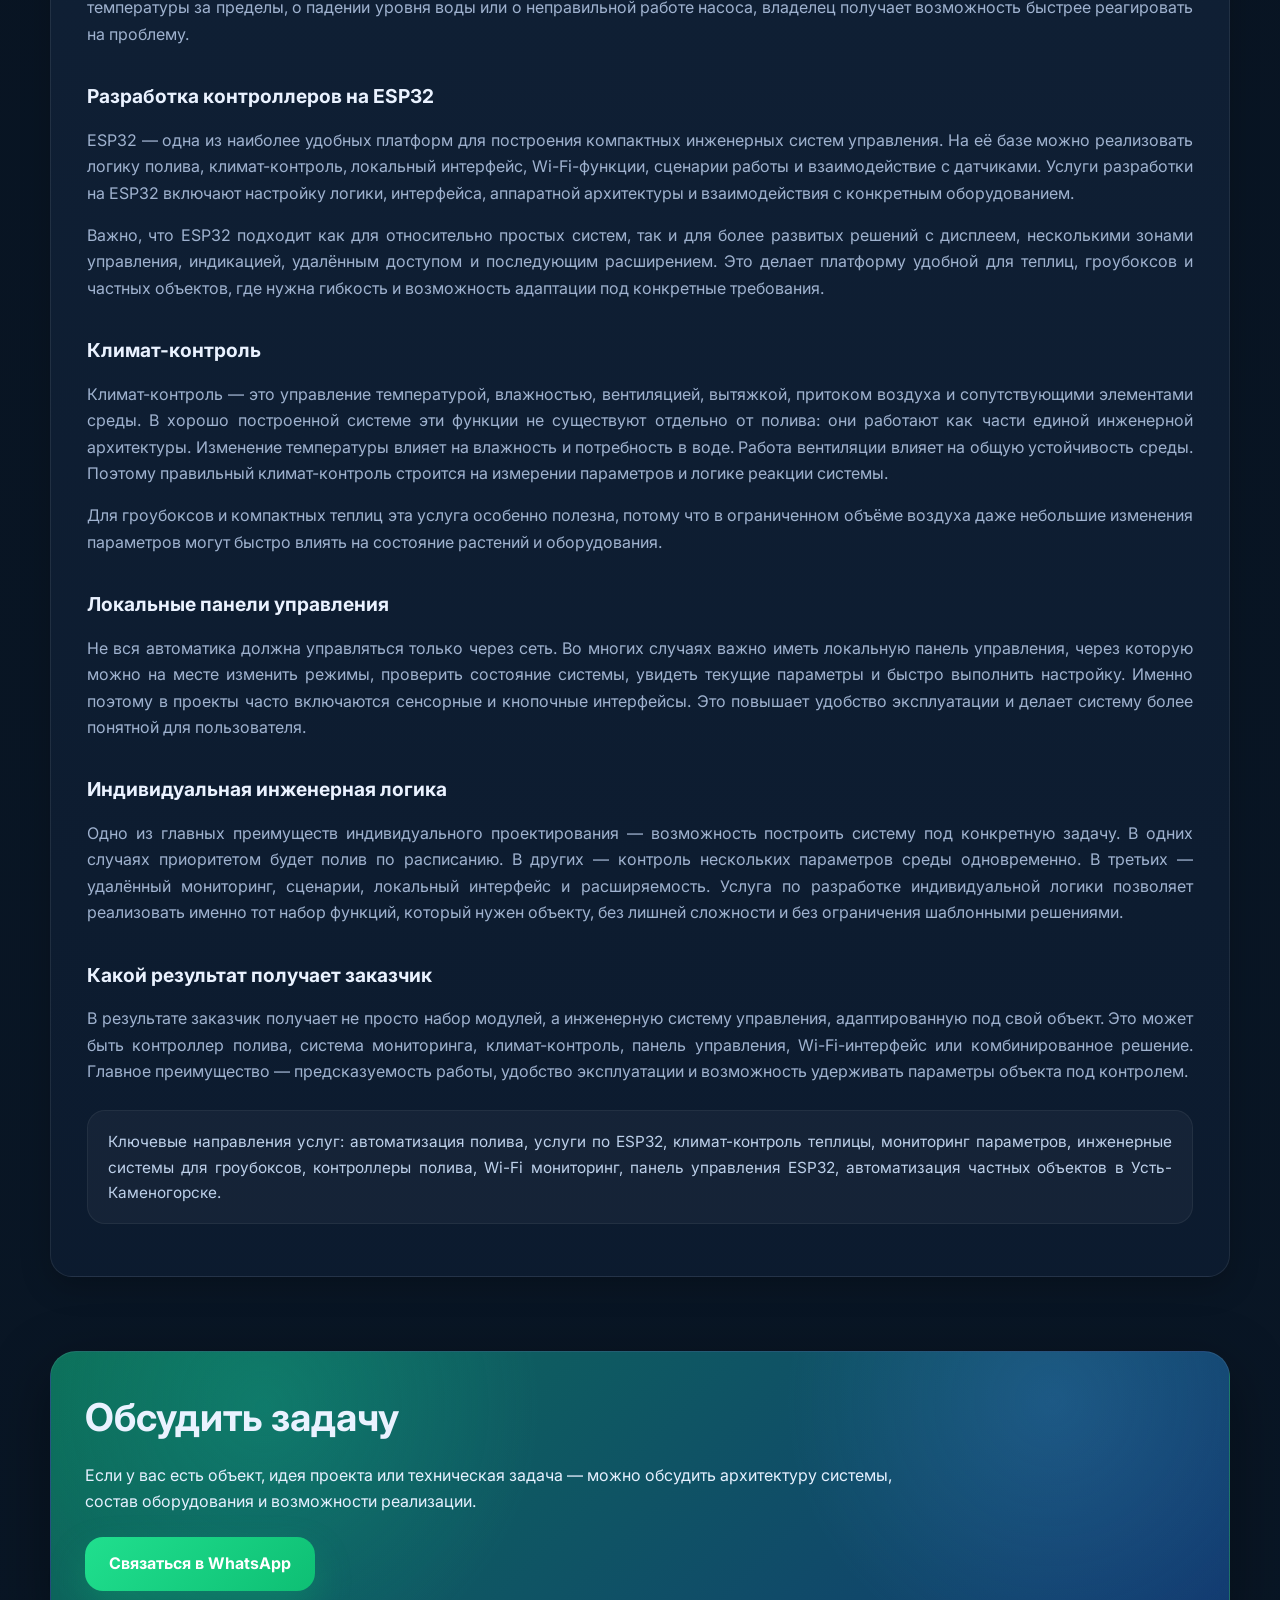
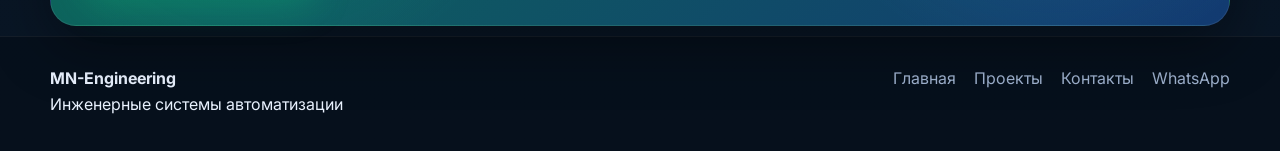
<file: services.html>
<!DOCTYPE html>
<html lang="ru">
<head>
  <meta charset="UTF-8">
  <meta name="viewport" content="width=device-width, initial-scale=1.0">

  <title>Услуги автоматизации полива и климат-контроля | MN-Engineering</title>
  <meta name="description" content="Инженерные услуги по автоматизации полива, разработке контроллеров ESP32, климат-контролю и системам мониторинга для теплиц, гроубоксов и частных объектов.">
  <meta name="keywords" content="услуги автоматизации, автоматизация полива, ESP32, климат-контроль, мониторинг теплицы, автоматизация гроубокса, инженерные системы, Усть-Каменогорск, MN-Engineering">
  <meta name="robots" content="index, follow">
  <meta name="author" content="MN-Engineering">
  <meta name="theme-color" content="#0f172a">

  <link rel="canonical" href="https://mn-engineering.kz/services.html">

  <meta property="og:type" content="website">
  <meta property="og:title" content="Услуги автоматизации полива и климат-контроля | MN-Engineering">
  <meta property="og:description" content="Проектирование инженерных систем автоматизации полива, климат-контроля и мониторинга на базе ESP32 для теплиц, гроубоксов и частных объектов.">
  <meta property="og:url" content="https://mn-engineering.kz/services.html">
  <meta property="og:site_name" content="MN-Engineering">
  <meta property="og:locale" content="ru_RU">
  <meta property="og:image" content="https://mn-engineering.kz/images/esp32-touchscreen.png">

  <meta name="twitter:card" content="summary_large_image">
  <meta name="twitter:title" content="Услуги автоматизации полива и климат-контроля | MN-Engineering">
  <meta name="twitter:description" content="Разработка инженерных систем автоматизации полива, ESP32-контроллеров, климат-контроля и удалённого мониторинга.">
  <meta name="twitter:image" content="https://mn-engineering.kz/images/esp32-touchscreen.png">

  <link rel="preconnect" href="https://fonts.googleapis.com">
  <link rel="preconnect" href="https://fonts.gstatic.com" crossorigin>
  <link href="https://fonts.googleapis.com/css2?family=Inter:wght@400;500;600;700;800&display=swap" rel="stylesheet">

  <link rel="stylesheet" href="assets/main.css">
  <script src="js/script.js" defer></script>

  <script type="application/ld+json">
  {
    "@context": "https://schema.org",
    "@type": "Service",
    "serviceType": "Автоматизация полива, климат-контроль и мониторинг",
    "provider": {
      "@type": "Organization",
      "name": "MN-Engineering",
      "url": "https://mn-engineering.kz/"
    },
    "areaServed": "KZ",
    "description": "Инженерные услуги по автоматизации полива, разработке контроллеров ESP32, климат-контролю и системам мониторинга для теплиц, гроубоксов и частных объектов."
  }
  </script>
</head>
<body>

  <header class="site-header">
    <div class="nav-container">
      <a href="index.html" class="logo">MN-Engineering</a>

      <button class="burger" id="burger" aria-label="Открыть меню" aria-expanded="false" aria-controls="nav-menu">
        <span></span>
        <span></span>
        <span></span>
      </button>

      <nav class="nav-menu" id="nav-menu">
        <a href="index.html">Главная</a>
        <a href="projects.html">Проекты</a>
        <a href="services.html" class="active">Услуги</a>
        <a href="contact.html">Контакты</a>
        <a class="nav-button whatsapp" href="https://wa.me/77056460412" target="_blank" rel="noopener noreferrer">
          WhatsApp
        </a>
      </nav>
    </div>
  </header>

  <main>
    <section class="page-hero">
      <div class="container">
        <div class="eyebrow">Услуги</div>
        <h1>Инженерные услуги по автоматизации полива, климат-контролю и мониторингу</h1>
        <p class="hero-text">
          Разработка, настройка и внедрение систем автоматизации для теплиц, гроубоксов
          и частных объектов: управление поливом, мониторинг параметров среды, ESP32-контроллеры,
          интерфейсы управления и логика работы оборудования под конкретную задачу.
        </p>
      </div>
    </section>

    <section class="services-section">
      <div class="container">
        <div class="section-heading">
          <div class="eyebrow">Направления работы</div>
          <h2>Какие системы можно реализовать</h2>
          <p class="section-text">
            Системы проектируются не по универсальному шаблону, а под реальные условия эксплуатации:
            состав оборудования, требуемую логику работы, питание, интерфейс управления,
            количество датчиков и особенности конкретного объекта.
          </p>
        </div>

        <div class="grid">
          <article class="card service-card">
            <h3>Автоматический полив</h3>
            <p>Разработка логики управления насосами, клапанами, расписанием полива, защитой от перелива и использованием датчиков влажности для стабильной работы системы.</p>
          </article>

          <article class="card service-card">
            <h3>Системы мониторинга</h3>
            <p>Удалённый и локальный контроль температуры, влажности, состояния оборудования, аварийных событий и текущих параметров инженерной среды.</p>
          </article>

          <article class="card service-card">
            <h3>Разработка на ESP32</h3>
            <p>Контроллеры управления, панели интерфейса, логика сценариев, работа с датчиками, сетевыми функциями и исполнительными узлами на базе ESP32.</p>
            <a class="card-link" href="automation-esp32.html">Подробнее</a>
          </article>

          <article class="card service-card">
            <h3>Климат-контроль</h3>
            <p>Автоматизация вентиляции, вытяжки, притока воздуха, освещения и поддержания параметров среды в заданных диапазонах.</p>
            <a class="card-link" href="automation-greenhouse.html">Подробнее</a>
          </article>

          <article class="card service-card">
            <h3>Локальные панели управления</h3>
            <p>Сенсорные и кнопочные интерфейсы для настройки режимов, отображения параметров, оперативного управления системой и удобной диагностики.</p>
          </article>

          <article class="card service-card">
            <h3>Индивидуальная логика работы</h3>
            <p>Построение алгоритмов по расписанию, событиям, показаниям датчиков и комбинации нескольких условий под конкретную инженерную задачу.</p>
            <a class="card-link" href="automation-growbox.html">Подробнее</a>
          </article>
        </div>
      </div>
    </section>

    <section class="steps-section">
      <div class="container">
        <div class="section-heading">
          <div class="eyebrow">Этапы</div>
          <h2>Как проходит работа над системой</h2>
          <p class="section-text">
            Работа строится поэтапно: от постановки задачи и выбора архитектуры
            до настройки системы и доводки под реальные условия эксплуатации.
          </p>
        </div>

        <div class="steps-grid">
          <div class="step-card">
            <div class="step-number">01</div>
            <h3>Постановка задачи</h3>
            <p>Определяем цели проекта, состав оборудования, количество зон, режимы работы и ограничения конкретного объекта.</p>
          </div>

          <div class="step-card">
            <div class="step-number">02</div>
            <h3>Выбор архитектуры</h3>
            <p>Подбираем датчики, исполнительные узлы, контроллер, питание, интерфейс управления и общую структуру системы.</p>
          </div>

          <div class="step-card">
            <div class="step-number">03</div>
            <h3>Реализация</h3>
            <p>Собираем систему, программируем контроллер, настраиваем сценарии и проверяем базовую логику работы.</p>
          </div>

          <div class="step-card">
            <div class="step-number">04</div>
            <h3>Пуск и корректировка</h3>
            <p>Проверяем систему в реальных условиях и доводим параметры до устойчивого рабочего состояния.</p>
          </div>
        </div>
      </div>
    </section>

    <section class="seo-article-section">
      <div class="container">
        <div class="section-heading">
          <div class="eyebrow">Подробно</div>
          <h2>Услуги по автоматизации полива, ESP32 и климат-контролю</h2>
          <p class="section-text">
            Ниже — подробное описание инженерных услуг MN-Engineering для поисковой индексации
            и для заказчиков, которым важно понять практический смысл и структуру работы.
          </p>
        </div>

        <article class="seo-article">
          <h2>Инженерные услуги по автоматизации полива и климат-контролю в Усть-Каменогорске</h2>

          <p>
            MN-Engineering оказывает инженерные услуги по проектированию и разработке систем автоматизации
            полива, климат-контроля и мониторинга для теплиц, гроубоксов и частных технических объектов.
            Главная задача таких решений — перевести управление оборудованием из ручного режима
            в предсказуемую и логически организованную систему. Это особенно важно там, где необходимо
            удерживать стабильные параметры среды, контролировать работу насосов, клапанов, вентиляции,
            освещения и получать обратную связь по состоянию системы.
          </p>

          <p>
            Обычный ручной режим удобен только на самом первом этапе. Когда объект становится сложнее,
            а количество оборудования увеличивается, возрастает риск пропусков, задержек, ошибок и
            нестабильных режимов. Система автоматизации решает эту проблему за счёт заранее заданной логики.
            Полив может запускаться по расписанию, по показаниям датчиков или по комбинации нескольких условий.
            Вентиляция и климат-контроль могут быть связаны с измерением температуры и влажности.
            Пользователь получает более прозрачное управление и лучше понимает, что происходит на объекте.
          </p>

          <h3>Автоматизация полива</h3>

          <p>
            Услуга по автоматизации полива включает подбор архитектуры управления насосами, клапанами,
            графиком подачи воды и защитными режимами. В простых случаях это может быть логика по таймеру,
            а в более развитых — работа по показаниям датчиков влажности, уровню воды в баке,
            времени суток и другим параметрам. Важно не просто включить насос в нужный момент,
            а построить схему, которая будет работать устойчиво и предсказуемо в условиях конкретного объекта.
          </p>

          <p>
            Такой подход особенно полезен в теплицах, гроубоксах и небольших хозяйствах, где важно
            сократить ручной труд и уменьшить влияние человеческого фактора. Система автоматического полива
            позволяет обеспечить повторяемость режимов, снизить риск перелива или пересушивания
            и сделать всю эксплуатацию более управляемой.
          </p>

          <h3>Системы мониторинга</h3>

          <p>
            Мониторинг — это не вспомогательная функция, а важная часть инженерной системы.
            Пользователю нужно видеть температуру, влажность, состояние оборудования, режимы работы,
            аварийные сигналы и текущие параметры среды. Именно поэтому MN-Engineering разрабатывает
            решения, в которых мониторинг встроен в общую архитектуру. Данные могут отображаться
            на локальном дисплее, на панели управления или передаваться удалённо по Wi-Fi.
          </p>

          <p>
            Удалённый мониторинг особенно важен там, где невозможно постоянно находиться рядом с объектом.
            Если система сообщает о выходе температуры за пределы, о падении уровня воды или о неправильной
            работе насоса, владелец получает возможность быстрее реагировать на проблему.
          </p>

          <h3>Разработка контроллеров на ESP32</h3>

          <p>
            ESP32 — одна из наиболее удобных платформ для построения компактных инженерных систем управления.
            На её базе можно реализовать логику полива, климат-контроль, локальный интерфейс, Wi-Fi-функции,
            сценарии работы и взаимодействие с датчиками. Услуги разработки на ESP32 включают
            настройку логики, интерфейса, аппаратной архитектуры и взаимодействия с конкретным оборудованием.
          </p>

          <p>
            Важно, что ESP32 подходит как для относительно простых систем, так и для более развитых решений
            с дисплеем, несколькими зонами управления, индикацией, удалённым доступом и последующим расширением.
            Это делает платформу удобной для теплиц, гроубоксов и частных объектов, где нужна гибкость
            и возможность адаптации под конкретные требования.
          </p>

          <h3>Климат-контроль</h3>

          <p>
            Климат-контроль — это управление температурой, влажностью, вентиляцией, вытяжкой, притоком воздуха
            и сопутствующими элементами среды. В хорошо построенной системе эти функции не существуют отдельно
            от полива: они работают как части единой инженерной архитектуры. Изменение температуры влияет
            на влажность и потребность в воде. Работа вентиляции влияет на общую устойчивость среды.
            Поэтому правильный климат-контроль строится на измерении параметров и логике реакции системы.
          </p>

          <p>
            Для гроубоксов и компактных теплиц эта услуга особенно полезна, потому что в ограниченном объёме
            воздуха даже небольшие изменения параметров могут быстро влиять на состояние растений и оборудования.
          </p>

          <h3>Локальные панели управления</h3>

          <p>
            Не вся автоматика должна управляться только через сеть. Во многих случаях важно иметь локальную
            панель управления, через которую можно на месте изменить режимы, проверить состояние системы,
            увидеть текущие параметры и быстро выполнить настройку. Именно поэтому в проекты часто включаются
            сенсорные и кнопочные интерфейсы. Это повышает удобство эксплуатации и делает систему более
            понятной для пользователя.
          </p>

          <h3>Индивидуальная инженерная логика</h3>

          <p>
            Одно из главных преимуществ индивидуального проектирования — возможность построить систему
            под конкретную задачу. В одних случаях приоритетом будет полив по расписанию. В других —
            контроль нескольких параметров среды одновременно. В третьих — удалённый мониторинг, сценарии,
            локальный интерфейс и расширяемость. Услуга по разработке индивидуальной логики позволяет
            реализовать именно тот набор функций, который нужен объекту, без лишней сложности и без
            ограничения шаблонными решениями.
          </p>

          <h3>Какой результат получает заказчик</h3>

          <p>
            В результате заказчик получает не просто набор модулей, а инженерную систему управления,
            адаптированную под свой объект. Это может быть контроллер полива, система мониторинга,
            климат-контроль, панель управления, Wi-Fi-интерфейс или комбинированное решение.
            Главное преимущество — предсказуемость работы, удобство эксплуатации и возможность
            удерживать параметры объекта под контролем.
          </p>

          <p class="seo-note">
            Ключевые направления услуг: автоматизация полива, услуги по ESP32, климат-контроль теплицы,
            мониторинг параметров, инженерные системы для гроубоксов, контроллеры полива, Wi-Fi мониторинг,
            панель управления ESP32, автоматизация частных объектов в Усть-Каменогорске.
          </p>
        </article>
      </div>
    </section>

    <section class="cta">
      <div class="container">
        <div class="cta-card">
          <h2>Обсудить задачу</h2>
          <p>
            Если у вас есть объект, идея проекта или техническая задача —
            можно обсудить архитектуру системы, состав оборудования и возможности реализации.
          </p>
          <a class="button whatsapp-button" href="https://wa.me/77056460412" target="_blank" rel="noopener noreferrer">
            Связаться в WhatsApp
          </a>
        </div>
      </div>
    </section>
  </main>

  <footer class="site-footer">
    <div class="container footer-inner">
      <div>
        <strong>MN-Engineering</strong><br>
        Инженерные системы автоматизации
      </div>
      <div class="footer-contact">
        <a href="index.html">Главная</a>
        <a href="projects.html">Проекты</a>
        <a href="contact.html">Контакты</a>
        <a href="https://wa.me/77056460412" target="_blank" rel="noopener noreferrer">WhatsApp</a>
      </div>
    </div>
  </footer>

</body>
</html>
</file>
<file: assets/main.css>
:root{
  --bg:#07111f;
  --bg-soft:#0b1728;
  --panel:#0f1d31;
  --panel-2:#13243b;
  --panel-3:#162a45;
  --line:rgba(255,255,255,0.08);
  --text:#eaf2ff;
  --muted:#9fb2cf;
  --accent:#18d6a3;
  --accent-2:#2bf0b8;
  --blue:#57a6ff;
  --shadow:0 18px 60px rgba(0,0,0,0.38);
  --shadow-soft:0 10px 30px rgba(0,0,0,0.22);
  --radius:22px;
  --radius-md:18px;
  --container:1180px;
  --header-h:82px;
}

*,
*::before,
*::after{
  box-sizing:border-box;
}

html{
  scroll-behavior:smooth;
}

body{
  margin:0;
  font-family:'Inter',system-ui,-apple-system,BlinkMacSystemFont,'Segoe UI',sans-serif;
  color:var(--text);
  background:
    radial-gradient(circle at top left, rgba(24,214,163,0.08), transparent 28%),
    radial-gradient(circle at top right, rgba(87,166,255,0.08), transparent 24%),
    linear-gradient(180deg,#050d19 0%, #081321 35%, #091625 100%);
  line-height:1.65;
  min-width:320px;
}

img{
  max-width:100%;
  display:block;
}

a{
  color:inherit;
  text-decoration:none;
}

.container{
  width:min(var(--container), calc(100% - 32px));
  margin:0 auto;
}

/* HEADER */

.site-header{
  position:sticky;
  top:0;
  z-index:1200;
  backdrop-filter:blur(12px);
  background:rgba(7,17,31,0.78);
  border-bottom:1px solid rgba(255,255,255,0.06);
}

.nav-container{
  position:relative;
  width:min(var(--container), calc(100% - 32px));
  height:var(--header-h);
  margin:0 auto;
  display:flex;
  align-items:center;
  justify-content:space-between;
  gap:24px;
}

.logo{
  display:flex;
  align-items:center;
  position:relative;
  z-index:2002;
}

.logo-img{
  height:58px;
  width:auto;
  object-fit:contain;
  display:block;
}

.nav-menu{
  display:flex;
  align-items:center;
  gap:10px;
}

.nav-menu a{
  padding:10px 14px;
  border-radius:999px;
  color:var(--muted);
  font-weight:600;
  transition:all .22s ease;
}

.nav-menu a:hover,
.nav-menu a.active{
  color:var(--text);
  background:rgba(255,255,255,0.08);
}

.btn-whatsapp{
  background:linear-gradient(135deg,#20df8e,#0ebf74);
  color:white !important;
  box-shadow:0 8px 24px rgba(14,191,116,0.28);
}

.burger{
  display:none;
  width:46px;
  height:46px;
  border:none;
  border-radius:14px;
  background:rgba(255,255,255,0.05);
  align-items:center;
  justify-content:center;
  flex-direction:column;
  gap:5px;
  cursor:pointer;
}

.burger span{
  width:20px;
  height:2px;
  border-radius:2px;
  background:#f1f5ff;
  display:block;
}

/* HERO */

.hero-tech,
.page-hero{
  position:relative;
  padding:78px 0 52px;
  overflow:hidden;
}

.hero-tech::before,
.page-hero::before{
  content:"";
  position:absolute;
  inset:0;
  background:
    radial-gradient(circle at 15% 10%, rgba(24,214,163,0.12), transparent 20%),
    radial-gradient(circle at 85% 10%, rgba(87,166,255,0.10), transparent 18%);
  pointer-events:none;
}

.hero-tech-grid{
  display:grid;
  grid-template-columns:1.15fr .85fr;
  gap:28px;
  align-items:center;
}

.eyebrow{
  display:inline-flex;
  align-items:center;
  padding:10px 18px;
  border-radius:999px;
  background:rgba(255,255,255,0.06);
  border:1px solid rgba(255,255,255,0.08);
  color:var(--accent);
  font-size:.84rem;
  font-weight:700;
  letter-spacing:.4px;
  text-transform:uppercase;
}

.hero-tech h1,
.page-hero h1{
  margin:20px 0 16px;
  font-size:clamp(2rem,4vw,4rem);
  line-height:1.04;
  letter-spacing:-.03em;
  font-weight:800;
}

.hero-text{
  margin:0;
  max-width:760px;
  font-size:1.08rem;
  color:var(--muted);
}

.hero-actions{
  display:flex;
  flex-wrap:wrap;
  gap:14px;
  margin:28px 0 22px;
}

.button{
  display:inline-flex;
  align-items:center;
  justify-content:center;
  min-height:54px;
  padding:0 24px;
  border-radius:18px;
  font-weight:700;
  transition:transform .2s ease, box-shadow .2s ease, background .2s ease;
}

.whatsapp-button{
  background:linear-gradient(135deg,#20df8e,#0ebf74);
  color:white;
  box-shadow:0 16px 36px rgba(14,191,116,0.28);
}

.secondary-button{
  background:rgba(255,255,255,0.05);
  border:1px solid rgba(255,255,255,0.08);
  color:var(--text);
}

.hero-tags{
  display:flex;
  flex-wrap:wrap;
  gap:10px;
}

.hero-tags span{
  padding:8px 14px;
  border-radius:999px;
  background:rgba(255,255,255,0.04);
  border:1px solid rgba(255,255,255,0.06);
  color:var(--muted);
  font-size:.92rem;
  font-weight:600;
}

.hero-visual-card{
  padding:26px;
  background:linear-gradient(180deg, rgba(19,36,59,0.96), rgba(13,28,48,0.92));
  border:1px solid rgba(255,255,255,0.08);
  border-radius:26px;
  box-shadow:var(--shadow);
}

.hero-metrics{
  display:grid;
  grid-template-columns:repeat(2,minmax(0,1fr));
  gap:12px;
  margin-bottom:18px;
}

.metric-card{
  padding:16px;
  border-radius:16px;
  background:rgba(255,255,255,0.04);
  border:1px solid rgba(255,255,255,0.06);
}

.metric-label{
  color:var(--muted);
  font-size:.86rem;
  margin-bottom:6px;
}

.metric-value{
  font-size:1.2rem;
  font-weight:800;
}

.hero-linechart{
  margin-bottom:18px;
  padding:18px;
  border-radius:18px;
  background:rgba(255,255,255,0.04);
  border:1px solid rgba(255,255,255,0.06);
}

.chart-title{
  margin-bottom:10px;
  font-weight:700;
}

.chart-svg{
  width:100%;
  height:auto;
}

.chart-svg polyline{
  fill:none;
  stroke:#18d6a3;
  stroke-width:4;
  stroke-linecap:round;
  stroke-linejoin:round;
}

.hero-panel-mini{
  display:grid;
  gap:8px;
  color:var(--muted);
}

/* COMMON */

section{
  position:relative;
}

.section-heading{
  margin-bottom:26px;
  max-width:860px;
}

.section-heading h2{
  margin:14px 0 12px;
  font-size:clamp(1.6rem,3vw,2.5rem);
  line-height:1.15;
  letter-spacing:-.02em;
}

.section-text{
  margin:0;
  color:var(--muted);
  font-size:1rem;
}

.info-strip,
.advantages-section,
.gallery-section,
.seo-article-section,
.cta{
  padding:64px 0 10px;
}

.info-strip-grid,
.grid,
.gallery-grid{
  display:grid;
  gap:18px;
}

.info-strip-grid{
  grid-template-columns:repeat(3,minmax(0,1fr));
}

.grid{
  grid-template-columns:repeat(3,minmax(0,1fr));
}

.gallery-grid{
  grid-template-columns:repeat(2,minmax(0,1fr));
}

.info-box,
.card,
.project-card,
.seo-article{
  background:linear-gradient(180deg, rgba(19,36,59,0.92), rgba(13,28,48,0.92));
  border:1px solid rgba(255,255,255,0.08);
  border-radius:22px;
  box-shadow:var(--shadow-soft);
}

.info-box,
.card{
  padding:24px;
}

.info-box h3,
.card h3{
  margin:0 0 10px;
}

.info-box p,
.card p{
  margin:0;
  color:var(--muted);
}

.project-card{
  overflow:hidden;
}

.project-card img{
  width:100%;
  height:260px;
  object-fit:cover;
  cursor:zoom-in;
}

.project-card-body{
  padding:22px;
}

.project-card-body h3{
  margin:0 0 10px;
}

.project-card-body p{
  margin:0;
  color:var(--muted);
}

.project-tag{
  display:inline-block;
  margin-bottom:12px;
  padding:6px 10px;
  border-radius:999px;
  font-size:.78rem;
  font-weight:700;
  text-transform:uppercase;
  color:var(--accent);
  background:rgba(24,214,163,0.08);
  border:1px solid rgba(24,214,163,0.16);
}

.seo-article{
  padding:36px;
}

.seo-article h2{
  margin:0 0 20px;
  font-size:clamp(1.55rem,2.6vw,2.3rem);
}

.seo-article h3{
  margin:34px 0 14px;
  font-size:1.2rem;
}

.seo-article p{
  margin:0 0 16px;
  color:var(--muted);
  text-align:justify;
}

.seo-note{
  margin-top:26px !important;
  padding:18px 20px;
  border-radius:18px;
  background:rgba(255,255,255,0.04);
  border:1px solid rgba(255,255,255,0.06);
  color:#bdd0ea !important;
  font-size:.96rem !important;
}

/* CTA */

.cta-card{
  padding:34px;
  border-radius:26px;
  background:
    radial-gradient(circle at 18% 20%, rgba(24,214,163,0.20), transparent 28%),
    radial-gradient(circle at 85% 18%, rgba(87,166,255,0.18), transparent 26%),
    linear-gradient(135deg,#0c6d58 0%, #123a71 100%);
  border:1px solid rgba(255,255,255,0.08);
  box-shadow:var(--shadow);
}

.cta-card h2{
  margin:0 0 12px;
  font-size:clamp(1.6rem,3vw,2.4rem);
}

.cta-card p{
  max-width:860px;
  margin:0 0 22px;
  color:#e6f0ff;
}

/* FOOTER */

.site-footer{
  border-top:1px solid rgba(255,255,255,0.06);
  background:rgba(5,13,24,0.65);
}

.footer-inner{
  padding:28px 0 34px;
  display:flex;
  align-items:flex-start;
  justify-content:space-between;
  gap:24px;
}

.footer-contact{
  display:flex;
  flex-wrap:wrap;
  gap:14px 18px;
}

.footer-contact a{
  color:var(--muted);
}

/* LIGHTBOX */

.lightbox{
  position:fixed;
  inset:0;
  z-index:3000;
  display:flex;
  align-items:center;
  justify-content:center;
  background:rgba(2,8,16,0.94);
  backdrop-filter:blur(8px);
  opacity:0;
  visibility:hidden;
  transition:opacity .22s ease, visibility .22s ease;
}

.lightbox.active{
  opacity:1;
  visibility:visible;
}

#lightbox-img{
  max-width:min(94vw, 1500px);
  max-height:90vh;
  border-radius:18px;
  box-shadow:0 24px 80px rgba(0,0,0,0.5);
  border:1px solid rgba(255,255,255,0.08);
  user-select:none;
  -webkit-user-drag:none;
}

.lightbox-close,
.lightbox-nav{
  position:absolute;
  width:56px;
  height:56px;
  border:none;
  border-radius:50%;
  background:rgba(16,30,49,0.86);
  color:#fff;
  font-size:1.8rem;
  display:flex;
  align-items:center;
  justify-content:center;
  cursor:pointer;
}

.lightbox-close{
  top:20px;
  right:20px;
}

.lightbox-prev{
  left:20px;
  top:50%;
  transform:translateY(-50%);
}

.lightbox-next{
  right:20px;
  top:50%;
  transform:translateY(-50%);
}

/* MOBILE */

@media (max-width: 980px){
  .hero-tech-grid,
  .grid,
  .info-strip-grid,
  .gallery-grid{
    grid-template-columns:1fr;
  }
}

@media (max-width: 860px){
  :root{
    --header-h:74px;
  }

  .logo-img{
    height:46px;
  }

  .burger{
    display:flex;
    position:relative;
    z-index:2002;
  }

  .nav-menu{
    position:absolute;
    top:calc(100% + 10px);
    right:0;
    left:0;
    display:flex;
    flex-direction:column;
    align-items:stretch;
    gap:8px;
    padding:14px;
    border-radius:20px;
    background:rgba(10,20,34,0.98);
    border:1px solid rgba(255,255,255,0.08);
    box-shadow:0 24px 60px rgba(0,0,0,0.4);
    opacity:0;
    visibility:hidden;
    transform:translateY(-8px);
    transition:opacity .22s ease, visibility .22s ease, transform .22s ease;
    z-index:2001;
  }

  .nav-menu.open{
    opacity:1;
    visibility:visible;
    transform:translateY(0);
  }

  .nav-menu a{
    width:100%;
    padding:12px 14px;
    border-radius:14px;
  }

  .btn-whatsapp{
    text-align:center;
  }
}

@media (max-width: 640px){
  .container{
    width:min(var(--container), calc(100% - 20px));
  }

  .hero-tech,
  .page-hero{
    padding:58px 0 30px;
  }

  .hero-tech h1,
  .page-hero h1{
    font-size:2rem;
  }

  .hero-text,
  .section-text,
  .seo-article p,
  .card p,
  .info-box p{
    font-size:.96rem;
  }

  .hero-visual-card,
  .card,
  .info-box,
  .seo-article,
  .cta-card{
    padding:20px;
  }

  .hero-actions{
    flex-direction:column;
  }

  .button{
    width:100%;
  }

  .project-card img{
    height:220px;
  }

  .lightbox-close,
  .lightbox-nav{
    width:48px;
    height:48px;
    font-size:1.5rem;
  }

  .lightbox-close{
    top:12px;
    right:12px;
  }

  .lightbox-prev{
    left:10px;
  }

  .lightbox-next{
    right:10px;
  }

  #lightbox-img{
    max-width:100vw;
    max-height:100vh;
    border-radius:0;
  }
}
</file>
